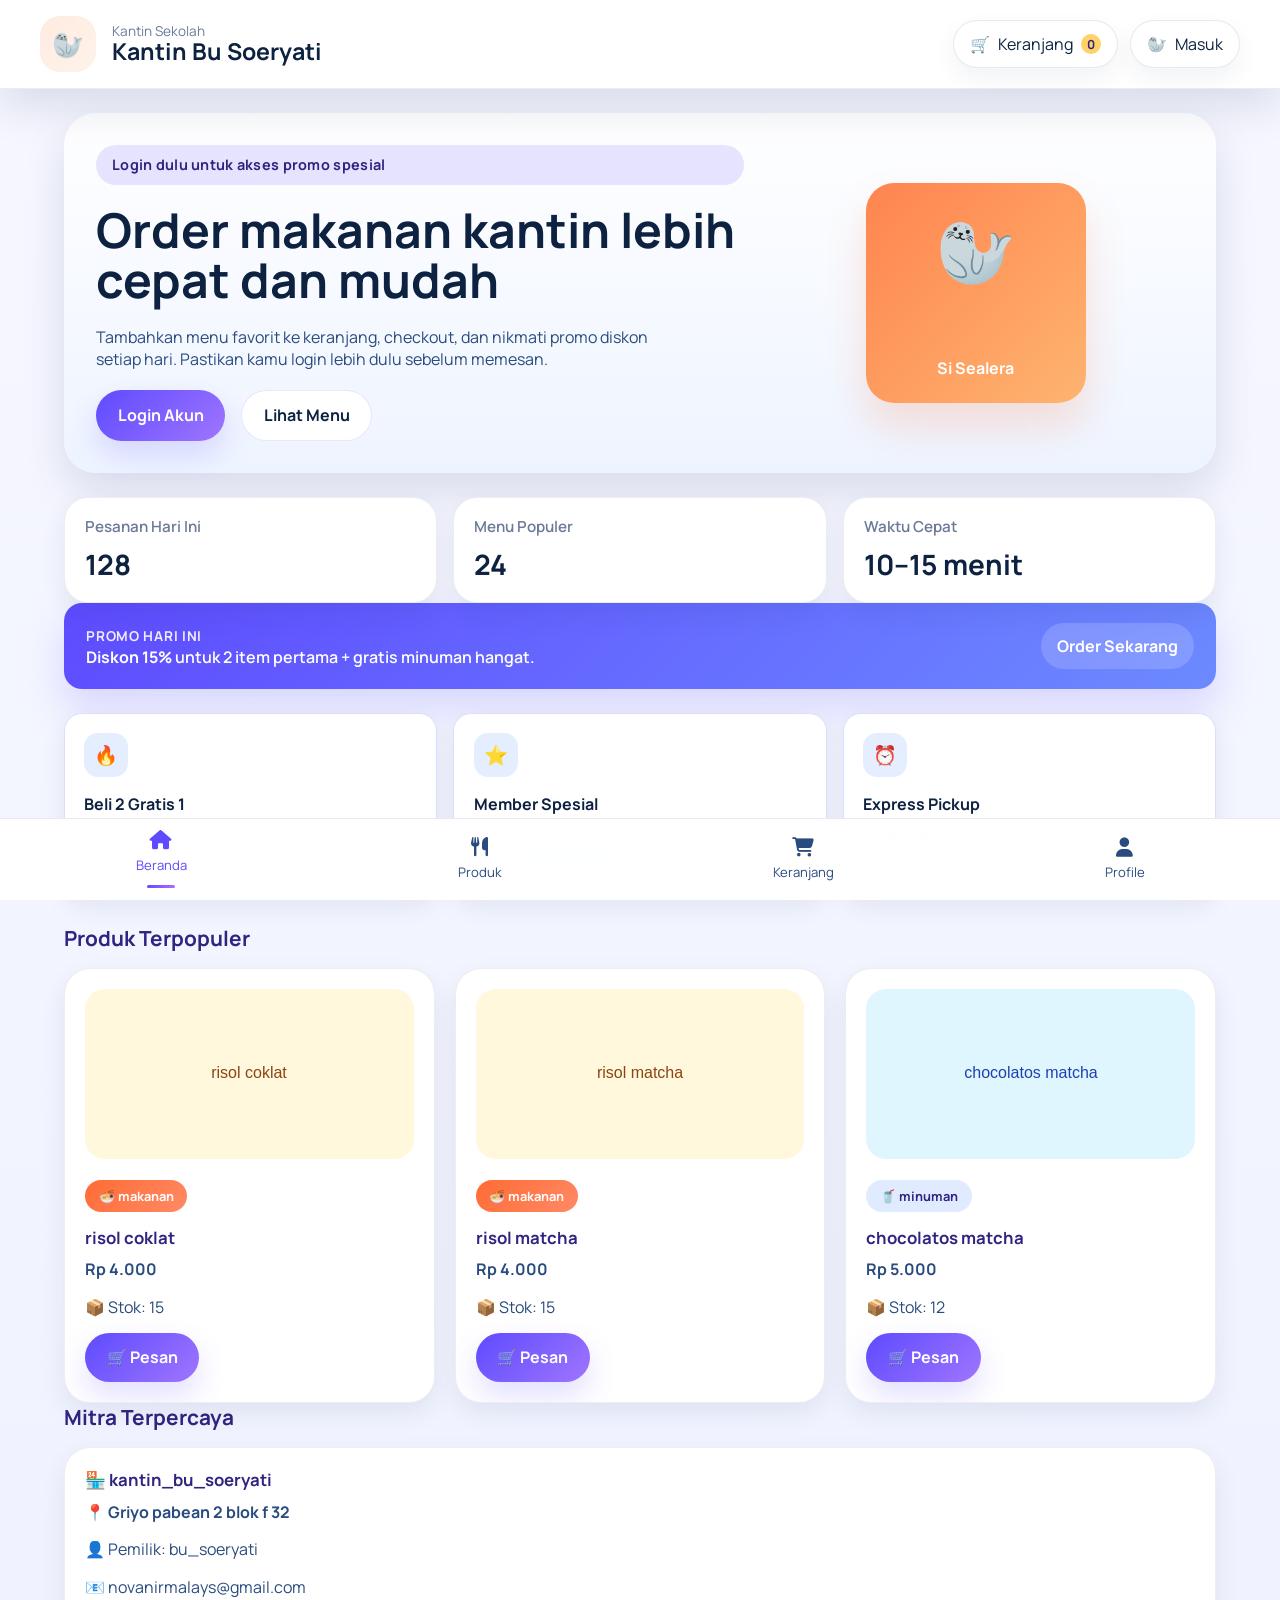
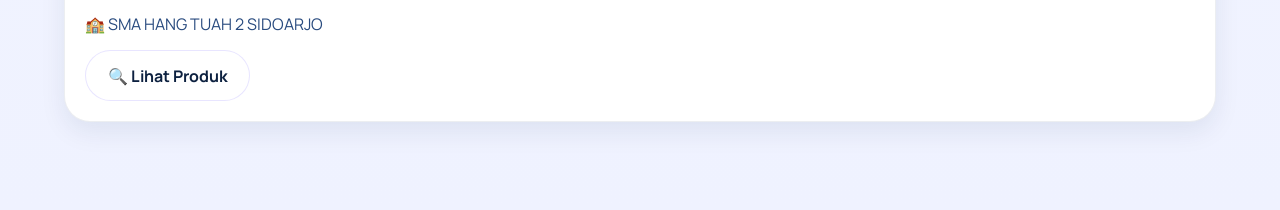
<file: index.html>
<!DOCTYPE html>
<html lang="id">
<head>
    <meta charset="UTF-8">
    <meta name="viewport" content="width=device-width, initial-scale=1.0">
    <title>Kantin Bu Soeryati - Menu Enak & Segar</title>
    <link rel="stylesheet" href="css/style.css">
    <link href="https://fonts.googleapis.com/css2?family=Manrope:wght@300;400;500;600;700;800&display=swap" rel="stylesheet">
    <link rel="stylesheet" href="https://cdnjs.cloudflare.com/ajax/libs/font-awesome/6.4.0/css/all.min.css">
</head>
<body>
    <header>
        <div class="header-content">
            <div class="logo">
                <span class="brand-icon">🦭</span>
                <div class="brand-copy">
                    <span class="brand-label">Kantin Sekolah</span>
                    <h1>Kantin Bu Soeryati</h1>
                </div>
            </div>
            <div class="header-actions">
                <button id="cart-button" class="icon-btn" onclick="openCartModal()">
                    <span class="icon">🛒</span>
                    <span class="icon-label">Keranjang</span>
                    <span id="cart-count" class="badge-count">0</span>
                </button>
                <button id="account-button" class="icon-btn" onclick="openLoginModal()">
                    <span class="icon">🦭</span>
                    <span id="account-label">Masuk</span>
                </button>
            </div>
        </div>
    </header>

    <main>
        <section id="home" class="section active">
            <div class="hero">
                <div class="hero-copy">
                    <span class="hero-tag">Login dulu untuk akses promo spesial</span>
                    <h2>Order makanan kantin lebih cepat dan mudah</h2>
                    <p>Tambahkan menu favorit ke keranjang, checkout, dan nikmati promo diskon setiap hari. Pastikan kamu login lebih dulu sebelum memesan.</p>
                    <div class="hero-buttons">
                        <button class="btn btn-primary" onclick="openLoginModal()">Login Akun</button>
                        <button class="btn btn-secondary" onclick="showSection('produk')">Lihat Menu</button>
                    </div>
                </div>
                <div class="hero-visual">
                    <div class="seal-card">
                        <div class="seal-face">🦭</div>
                        <p class="seal-text">Si Sealera</p>
                    </div>
                </div>
            </div>

            <div class="dashboard-cards">
                <div class="stat-card">
                    <h4>Pesanan Hari Ini</h4>
                    <strong>128</strong>
                </div>
                <div class="stat-card">
                    <h4>Menu Populer</h4>
                    <strong>24</strong>
                </div>
                <div class="stat-card">
                    <h4>Waktu Cepat</h4>
                    <strong>10–15 menit</strong>
                </div>
            </div>

            <div class="promo-banner">
                <div>
                    <span class="promo-tag">PROMO HARI INI</span>
                    <p><strong>Diskon 15%</strong> untuk 2 item pertama + gratis minuman hangat.</p>
                </div>
                <button class="btn btn-primary-sm" onclick="showSection('produk')">Order Sekarang</button>
            </div>

            <div class="promo-grid">
                <article class="promo-card">
                    <span class="promo-icon">🔥</span>
                    <h3>Beli 2 Gratis 1</h3>
                    <p>Pilih menu snack favorit dan dapatkan satu minuman gratis.</p>
                </article>
                <article class="promo-card">
                    <span class="promo-icon">⭐</span>
                    <h3>Member Spesial</h3>
                    <p>Login sekarang untuk akses promo eksklusif dan notifikasi pesanan.</p>
                </article>
                <article class="promo-card">
                    <span class="promo-icon">⏰</span>
                    <h3>Express Pickup</h3>
                    <p>Order sekarang, ambil makananmu di kantin dalam 15 menit.</p>
                </article>
            </div>

            <div class="highlights">
                <h3>Produk Terpopuler</h3>
                <div id="highlight-produk" class="grid"></div>
                <h3>Mitra Terpercaya</h3>
                <div id="highlight-mitra" class="grid"></div>
            </div>
        </section>

        <section id="produk" class="section">
            <h2>🍽️ Daftar Produk Kami</h2>
            <div class="search-filter">
                <input type="text" id="search-produk" placeholder="🔍 Cari produk...">
                <select id="filter-kategori">
                    <option value="">Semua Kategori</option>
                    <option value="makanan">🍖 Makanan</option>
                    <option value="minuman">🥤 Minuman</option>
                    <option value="snack">🍿 Snack</option>
                </select>
                <select id="sort-produk">
                    <option value="terlaris">Terlaris</option>
                    <option value="termurah">Termurah</option>
                    <option value="termahal">Termahal</option>
                </select>
            </div>
            <div id="produk-list" class="grid"></div>
        </section>

        <section id="mitra" class="section">
            <h2>🏪 Mitra Kami</h2>
            <div id="mitra-list" class="grid"></div>
        </section>

        <section id="cart" class="section">
            <h2>🛒 Keranjang</h2>
            <div id="cart-items" class="cart-items"></div>
            <div class="cart-summary">
                <div class="cart-total">
                    <span>Total</span>
                    <strong id="cart-total-amount">Rp 0</strong>
                </div>
                <textarea id="cart-notes" placeholder="Catatan pesanan (opsional)"></textarea>
                <button class="btn btn-primary" onclick="showSection('checkout')">Checkout</button>
            </div>
        </section>

        <section id="checkout" class="section">
            <h2>💳 Checkout</h2>
            <div class="checkout-summary">
                <h3>Ringkasan Pesanan</h3>
                <div id="checkout-items"></div>
                <div class="checkout-total">
                    <span>Total</span>
                    <strong id="checkout-total">Rp 0</strong>
                </div>
            </div>
            <div class="payment-method">
                <h3>Metode Pembayaran</h3>
                <label><input type="radio" name="payment" value="cash" checked> Cash</label>
                <label><input type="radio" name="payment" value="ewallet"> E-wallet</label>
            </div>
            <div class="estimated-time">
                <p>Estimasi waktu: 10–15 menit</p>
            </div>
            <button class="btn btn-primary" onclick="placeOrder()">Buat Pesanan</button>
        </section>

        <section id="order-status" class="section">
            <h2>📋 Status Pesanan</h2>
            <div class="order-progress">
                <div class="progress-step active" id="step-1">
                    <div class="step-icon">📝</div>
                    <span>Diproses</span>
                </div>
                <div class="progress-step" id="step-2">
                    <div class="step-icon">👨‍🍳</div>
                    <span>Sedang dibuat</span>
                </div>
                <div class="progress-step" id="step-3">
                    <div class="step-icon">✅</div>
                    <span>Siap diambil</span>
                </div>
            </div>
            <div class="order-details">
                <p>Nomor pesanan: #12345</p>
                <p>Estimasi selesai: 10 menit lagi</p>
            </div>
        </section>

        <section id="profile" class="section">
            <h2>👤 Profile</h2>
            <div class="profile-info">
                <div class="user-avatar">🦭</div>
                <h3 id="user-name">Nama User</h3>
            </div>
            <div class="profile-menu">
                <button class="profile-item" onclick="showSection('order-history')">Riwayat Pesanan</button>
                <button class="profile-item" onclick="showSection('wishlist')">Wishlist</button>
                <button class="profile-item" onclick="logout()">Logout</button>
            </div>
        </section>

        <section id="order-history" class="section">
            <h2>📜 Riwayat Pesanan</h2>
            <div id="history-list"></div>
        </section>

        <section id="wishlist" class="section">
            <h2>❤️ Wishlist</h2>
            <div id="wishlist-items" class="grid"></div>
        </section>
    </main>

    <nav class="bottom-nav">
        <a href="#home" class="nav-item active" onclick="showSection('home')"><i class="fas fa-home"></i><span>Beranda</span></a>
        <a href="#produk" class="nav-item" onclick="showSection('produk')"><i class="fas fa-utensils"></i><span>Produk</span></a>
        <a href="#cart" class="nav-item" onclick="showSection('cart')"><i class="fas fa-shopping-cart"></i><span>Keranjang</span></a>
        <a href="#profile" class="nav-item" onclick="showSection('profile')"><i class="fas fa-user"></i><span>Profile</span></a>
    </nav>

    <div id="login-modal" class="modal hidden">
        <div class="modal-content">
            <div class="modal-header">
                <h3>Login Akun</h3>
                <button class="close-btn" onclick="closeLoginModal()">×</button>
            </div>
            <div class="modal-body">
                <p>Masuk dulu untuk memesan dan menggunakan keranjang.</p>
                <form id="login-form">
                    <label for="login-name">Nama</label>
                    <input id="login-name" type="text" placeholder="Nama kamu" required>
                    <label for="login-email">Email</label>
                    <input id="login-email" type="email" placeholder="email@domain.com" required>
                    <div class="hero-buttons" style="margin-top:1rem;">
                        <button class="btn btn-primary" type="submit">Login</button>
                        <button class="btn btn-secondary" type="button" onclick="closeLoginModal()">Batal</button>
                    </div>
                </form>
            </div>
        </div>
    </div>

    <div id="cart-modal" class="modal hidden">
        <div class="modal-content">
            <div class="modal-header">
                <h3>Keranjang Pesanan</h3>
                <button class="close-btn" onclick="closeCartModal()">×</button>
            </div>
            <div class="modal-body">
                <div id="cart-list" class="cart-list"></div>
                <div class="cart-total">
                    <span>Total</span>
                    <strong id="cart-total">Rp 0</strong>
                </div>
                <div class="hero-buttons" style="margin-top:1rem;">
                    <button class="btn btn-primary" onclick="checkoutCart()">Checkout</button>
                    <button class="btn btn-secondary" onclick="closeCartModal()">Lanjutkan Belanja</button>
                </div>
            </div>
        </div>
    </div>

    <script src="js/app.js"></script>
</body>
</html>
</file>
<file: css/style.css>
/* 🎨 MODERN THEME - Kantin Bu Soeryati 🦭 */
:root {
  --bg-primary: #F7F8FF;
  --bg-surface: #FFFFFF;
  --bg-card: #F2F4FF;
  --bg-soft: #E7EBFF;
  --text-primary: #0D2140;
  --text-secondary: #294B7F;
  --text-muted: #6B7A99;
  --accent: #5E4BFF;
  --accent-2: #FF5979;
  --accent-dark: #2F2480;
  --border: #D9E0FF;
  --shadow-sm: 0 10px 26px rgba(13, 33, 74, 0.08);
  --shadow-md: 0 18px 44px rgba(13, 33, 74, 0.12);
  --radius: 18px;
  --transition: all 0.32s ease;
}

* {
  margin: 0;
  padding: 0;
  box-sizing: border-box;
}

body {
  font-family: 'Manrope', sans-serif;
  background: linear-gradient(180deg, #F6F7FF 0%, #EFF2FF 100%);
  min-height: 100vh;
  color: var(--text-primary);
}

a {
  color: inherit;
}

button {
  font: inherit;
}

header {
  background: rgba(255, 255, 255, 0.98);
  padding: 1rem 1.25rem;
  box-shadow: var(--shadow-md);
  position: sticky;
  top: 0;
  z-index: 100;
  border-bottom: 1px solid rgba(94, 75, 255, 0.12);
}

.header-content {
  max-width: 1200px;
  margin: 0 auto;
  display: flex;
  justify-content: space-between;
  align-items: center;
  gap: 1rem;
}

.logo {
  display: flex;
  align-items: center;
  gap: 1rem;
}

.logo .brand-icon {
  width: 56px;
  height: 56px;
  border-radius: 20px;
  display: inline-flex;
  align-items: center;
  justify-content: center;
  background: linear-gradient(135deg, rgba(255, 122, 64, 0.15), rgba(255, 177, 106, 0.15));
  font-size: 1.6rem;
}

.brand-copy {
  line-height: 1.1;
}

.brand-label {
  display: block;
  color: var(--text-muted);
  font-size: 0.85rem;
}

.logo h1 {
  font-size: 1.45rem;
  color: var(--text-primary);
}

.header-actions {
  display: flex;
  align-items: center;
  gap: 0.75rem;
}

.icon-btn {
  border: 1px solid rgba(16, 43, 78, 0.1);
  background: white;
  color: var(--text-primary);
  padding: 0.75rem 1rem;
  border-radius: 999px;
  cursor: pointer;
  display: inline-flex;
  align-items: center;
  gap: 0.5rem;
  box-shadow: 0 10px 24px rgba(16, 43, 78, 0.06);
  transition: var(--transition);
}

.icon-btn:hover {
  transform: translateY(-2px);
  background: rgba(255, 255, 255, 0.28);
}

.badge-count {
  min-width: 20px;
  height: 20px;
  border-radius: 999px;
  display: inline-flex;
  align-items: center;
  justify-content: center;
  background: #FFD166;
  color: var(--accent-dark);
  font-size: 0.78rem;
  font-weight: 700;
}

main {
  max-width: 1200px;
  margin: 0 auto;
  padding: 1.5rem;
  padding-bottom: 5.5rem;
}

.hero {
  display: grid;
  gap: 1.5rem;
  grid-template-columns: 1.4fr 0.9fr;
  background: linear-gradient(180deg, rgba(255, 255, 255, 0.95), #EEF4FF 100%);
  border-radius: 32px;
  padding: 2rem;
  box-shadow: var(--shadow-md);
  margin-bottom: 1.5rem;
}

.hero-copy {
  display: grid;
  gap: 1.25rem;
}

.hero-tag {
  display: inline-flex;
  padding: 0.65rem 1rem;
  border-radius: 999px;
  background: rgba(94, 75, 255, 0.14);
  color: var(--accent-dark);
  font-weight: 700;
  font-size: 0.9rem;
  letter-spacing: 0.02em;
}

.hero-copy h2 {
  font-size: clamp(2rem, 4vw, 3rem);
  line-height: 1.05;
  color: var(--text-primary);
}

.hero-copy p {
  color: var(--text-secondary);
  font-size: 1rem;
  max-width: 560px;
}

.hero-buttons {
  display: flex;
  flex-wrap: wrap;
  gap: 1rem;
}

.hero-visual {
  display: flex;
  align-items: center;
  justify-content: center;
}

.seal-card {
  width: 220px;
  height: 220px;
  border-radius: 28px;
  background: linear-gradient(135deg, rgba(255, 122, 64, 0.92), rgba(255, 177, 106, 0.96));
  display: grid;
  place-items: center;
  box-shadow: 0 24px 40px rgba(255, 122, 64, 0.2);
  position: relative;
}

.seal-face {
  font-size: 4rem;
}

.dashboard-cards {
  display: grid;
  grid-template-columns: repeat(3, minmax(180px, 1fr));
  gap: 1rem;
  margin-top: 1.5rem;
}

.stat-card {
  background: #FFFFFF;
  border-radius: 24px;
  padding: 1.15rem 1.25rem;
  box-shadow: var(--shadow-sm);
  border: 1px solid rgba(16, 43, 78, 0.08);
}

.stat-card h4 {
  margin-bottom: 0.5rem;
  color: var(--text-muted);
  font-size: 0.95rem;
  font-weight: 600;
}

.stat-card strong {
  display: block;
  margin-top: 0.4rem;
  font-size: 1.75rem;
  color: var(--text-primary);
}

.seal-text {
  color: white;
  margin-top: 1rem;
  font-weight: 700;
}

.promo-banner {
  background: linear-gradient(135deg, #5E4BFF, #6C8AFF);
  color: white;
  border-radius: var(--radius);
  padding: 1.25rem 1.4rem;
  display: flex;
  align-items: center;
  justify-content: space-between;
  gap: 1rem;
  margin-bottom: 1.5rem;
  box-shadow: 0 20px 38px rgba(94, 75, 255, 0.18);
}

.promo-tag {
  display: inline-flex;
  font-size: 0.85rem;
  font-weight: 700;
  letter-spacing: 0.05em;
  text-transform: uppercase;
  opacity: 0.9;
}

.promo-banner p {
  font-weight: 600;
}

.promo-grid {
  display: grid;
  grid-template-columns: repeat(auto-fit, minmax(220px, 1fr));
  gap: 1rem;
  margin-bottom: 1.75rem;
}

.promo-card {
  background: var(--bg-surface);
  border-radius: var(--radius);
  padding: 1.2rem;
  border: 1px solid var(--border);
  box-shadow: var(--shadow-sm);
}

.promo-icon {
  display: inline-flex;
  width: 44px;
  height: 44px;
  align-items: center;
  justify-content: center;
  border-radius: 14px;
  background: rgba(46, 116, 255, 0.12);
  margin-bottom: 1rem;
  font-size: 1.2rem;
}

.promo-card h3 {
  font-size: 1rem;
  margin-bottom: 0.6rem;
}

.promo-card p {
  color: var(--text-secondary);
  line-height: 1.6;
}

.highlights h3 {
  font-size: 1.3rem;
  font-weight: 700;
  margin-bottom: 1rem;
  color: var(--accent-dark);
}

.grid {
  display: grid;
  grid-template-columns: repeat(auto-fit, minmax(240px, 1fr));
  gap: 1.25rem;
}

.card {
  background: var(--bg-surface);
  border-radius: 26px;
  padding: 1.25rem;
  border: 1px solid rgba(16, 43, 78, 0.08);
  box-shadow: var(--shadow-sm);
  position: relative;
  overflow: hidden;
  transition: var(--transition);
}

.card:hover {
  transform: translateY(-4px);
  box-shadow: var(--shadow-md);
}

.card img {
  width: 100%;
  height: 170px;
  object-fit: cover;
  border-radius: 20px;
  margin-bottom: 1rem;
}

.category-badge {
  display: inline-flex;
  padding: 0.45rem 0.85rem;
  border-radius: 999px;
  font-size: 0.8rem;
  font-weight: 700;
  margin-bottom: 0.85rem;
}

.category-badge.makanan {
  color: white;
  background: linear-gradient(135deg, #FF6B35, #FF8A65);
}

.category-badge.minuman {
  color: var(--accent-dark);
  background: rgba(46, 116, 255, 0.14);
}

.card h3 {
  font-size: 1.05rem;
  margin-bottom: 0.55rem;
}

.card p {
  color: var(--text-secondary);
  margin-bottom: 0.85rem;
  line-height: 1.5;
}

.btn {
  border: none;
  border-radius: 999px;
  cursor: pointer;
  padding: 0.85rem 1.35rem;
  font-weight: 700;
  transition: var(--transition);
}

.btn-primary {
  background: linear-gradient(135deg, #5E4BFF, #9F75FF);
  color: white;
  box-shadow: 0 14px 30px rgba(94, 75, 255, 0.18);
}

.btn-secondary {
  background: #FFFFFF;
  color: var(--text-primary);
  border: 1px solid rgba(94, 75, 255, 0.14);
}

.btn:hover {
  transform: translateY(-2px);
}

.btn-primary-sm {
  background: rgba(255, 255, 255, 0.16);
  color: white;
  padding: 0.75rem 1rem;
  border-radius: 999px;
}

.search-filter {
  display: grid;
  grid-template-columns: 2fr 1fr;
  gap: 1rem;
  margin-bottom: 1.5rem;
}

#search-produk,
#filter-kategori,
#login-name,
#login-email {
  width: 100%;
  border-radius: 18px;
  border: 1px solid rgba(46, 116, 255, 0.18);
  padding: 1rem 1.2rem;
  font-size: 1rem;
  color: var(--text-primary);
  background: white;
}

#search-produk::placeholder {
  color: rgba(74, 106, 138, 0.7);
}

#search-produk:focus,
#filter-kategori:focus,
#login-name:focus,
#login-email:focus {
  outline: none;
  box-shadow: 0 0 0 4px rgba(78, 168, 255, 0.18);
}

.section {
  display: none;
}

.section.active {
  display: block;
}

.bottom-nav {
  position: fixed;
  inset: auto 0 0 0;
  z-index: 90;
  background: rgba(255, 255, 255, 0.96);
  border-top: 1px solid rgba(16, 43, 78, 0.1);
  display: flex;
  justify-content: space-around;
  align-items: center;
  padding: 0.75rem 0;
  backdrop-filter: blur(18px);
}

.nav-item {
  display: inline-flex;
  flex-direction: column;
  align-items: center;
  gap: 0.35rem;
  text-decoration: none;
  color: var(--text-secondary);
  font-size: 0.82rem;
  transition: var(--transition);
}

.nav-item i {
  font-size: 1.2rem;
}

.nav-item.active {
  color: var(--accent);
}

.nav-item.active::after {
  content: '';
  display: block;
  width: 28px;
  height: 3px;
  border-radius: 999px;
  margin-top: 0.35rem;
  background: linear-gradient(135deg, #5E4BFF, #B26CFF);
}

.modal {
  position: fixed;
  inset: 0;
  background: rgba(8, 24, 59, 0.45);
  display: grid;
  place-items: center;
  padding: 1rem;
  z-index: 500;
}

.modal.hidden {
  display: none;
}

.modal-content {
  width: min(520px, 100%);
  background: white;
  border-radius: 28px;
  overflow: hidden;
  box-shadow: var(--shadow-md);
}

.modal-header,
.modal-footer {
  padding: 1.25rem 1.5rem;
  display: flex;
  align-items: center;
  justify-content: space-between;
}

.modal-header {
  border-bottom: 1px solid rgba(46, 116, 255, 0.12);
}

.modal-body {
  padding: 1.5rem;
}

.modal-header h3 {
  margin: 0;
  font-size: 1.2rem;
}

.close-btn {
  width: 40px;
  height: 40px;
  border-radius: 999px;
  border: none;
  background: rgba(46, 116, 255, 0.08);
  color: var(--accent-dark);
  cursor: pointer;
  font-size: 1.2rem;
}

.cart-list {
  display: grid;
  gap: 1rem;
}

.cart-item {
  display: grid;
  grid-template-columns: 1fr auto;
  gap: 1rem;
  align-items: center;
}

.cart-item-info {
  display: grid;
  gap: 0.4rem;
}

.cart-item-title {
  font-weight: 700;
}

.cart-item-actions {
  display: flex;
  flex-direction: column;
  align-items: flex-end;
  gap: 0.35rem;
}

.cart-item button {
  border: none;
  background: transparent;
  color: var(--accent);
  cursor: pointer;
  font-weight: 700;
}

.cart-total {
  display: flex;
  justify-content: space-between;
  align-items: center;
  margin-top: 1rem;
  font-weight: 700;
}

/* Produk Card Enhancements */
.product-rating {
  display: flex;
  align-items: center;
  gap: 0.5rem;
  margin-bottom: 0.5rem;
}

.stars {
  color: #FFD700;
}

.rating-text {
  color: var(--text-muted);
  font-size: 0.9rem;
}

.wishlist-btn {
  position: absolute;
  top: 10px;
  right: 10px;
  background: rgba(255, 255, 255, 0.9);
  border: none;
  border-radius: 50%;
  width: 40px;
  height: 40px;
  display: flex;
  align-items: center;
  justify-content: center;
  cursor: pointer;
  transition: var(--transition);
  box-shadow: var(--shadow-sm);
}

.wishlist-btn:hover {
  background: white;
  transform: scale(1.1);
}

.wishlist-btn.active {
  color: #FF6B35;
}

.add-to-cart-btn {
  width: 100%;
  background: var(--accent);
  color: white;
  border: none;
  border-radius: var(--radius);
  padding: 0.75rem;
  font-weight: 600;
  cursor: pointer;
  transition: var(--transition);
}

.add-to-cart-btn:hover {
  background: var(--accent-dark);
  transform: translateY(-2px);
}

/* Cart Styles */
.cart-items {
  display: grid;
  gap: 1rem;
  margin-bottom: 2rem;
}

.cart-item {
  display: flex;
  align-items: center;
  gap: 1rem;
  background: var(--bg-surface);
  border-radius: var(--radius);
  padding: 1rem;
  box-shadow: var(--shadow-sm);
}

.cart-item img {
  width: 60px;
  height: 60px;
  border-radius: var(--radius);
  object-fit: cover;
}

.cart-item-details {
  flex: 1;
}

.cart-item-title {
  font-weight: 600;
  margin-bottom: 0.5rem;
}

.cart-item-price {
  color: var(--text-muted);
  font-size: 0.9rem;
}

.quantity-control {
  display: flex;
  align-items: center;
  gap: 0.5rem;
}

.quantity-btn {
  background: var(--bg-soft);
  border: none;
  border-radius: 50%;
  width: 30px;
  height: 30px;
  display: flex;
  align-items: center;
  justify-content: center;
  cursor: pointer;
  transition: var(--transition);
}

.quantity-btn:hover {
  background: var(--accent);
  color: white;
}

.cart-summary {
  background: var(--bg-surface);
  border-radius: var(--radius);
  padding: 1.5rem;
  box-shadow: var(--shadow-sm);
}

.cart-notes textarea {
  width: 100%;
  border: 1px solid var(--border);
  border-radius: var(--radius);
  padding: 0.75rem;
  margin-bottom: 1rem;
  resize: vertical;
}

/* Checkout Styles */
.checkout-summary {
  background: var(--bg-surface);
  border-radius: var(--radius);
  padding: 1.5rem;
  margin-bottom: 2rem;
  box-shadow: var(--shadow-sm);
}

.checkout-items {
  margin-bottom: 1rem;
}

.checkout-item {
  display: flex;
  justify-content: space-between;
  margin-bottom: 0.5rem;
}

.checkout-total {
  border-top: 1px solid var(--border);
  padding-top: 1rem;
  display: flex;
  justify-content: space-between;
  font-weight: 700;
  font-size: 1.1rem;
}

.payment-method {
  background: var(--bg-surface);
  border-radius: var(--radius);
  padding: 1.5rem;
  margin-bottom: 2rem;
  box-shadow: var(--shadow-sm);
}

.payment-method h3 {
  margin-bottom: 1rem;
}

.payment-method label {
  display: block;
  margin-bottom: 0.5rem;
  cursor: pointer;
}

.estimated-time {
  text-align: center;
  margin-bottom: 2rem;
  color: var(--text-muted);
}

/* Order Status Styles */
.order-progress {
  display: flex;
  justify-content: space-between;
  align-items: center;
  margin-bottom: 2rem;
  position: relative;
}

.order-progress::before {
  content: '';
  position: absolute;
  top: 50%;
  left: 0;
  right: 0;
  height: 2px;
  background: var(--border);
  z-index: 1;
}

.progress-step {
  background: var(--bg-surface);
  border-radius: 50%;
  width: 60px;
  height: 60px;
  display: flex;
  flex-direction: column;
  align-items: center;
  justify-content: center;
  position: relative;
  z-index: 2;
  box-shadow: var(--shadow-sm);
  transition: var(--transition);
}

.progress-step.active {
  background: var(--accent);
  color: white;
}

.progress-step.active::before {
  content: '';
  position: absolute;
  top: 50%;
  left: -50%;
  right: 50%;
  height: 2px;
  background: var(--accent);
  z-index: -1;
}

.step-icon {
  font-size: 1.5rem;
  margin-bottom: 0.25rem;
}

.progress-step span {
  font-size: 0.8rem;
  text-align: center;
}

/* Profile Styles */
.profile-info {
  text-align: center;
  margin-bottom: 2rem;
}

.user-avatar {
  font-size: 4rem;
  margin-bottom: 1rem;
}

.profile-menu {
  display: grid;
  gap: 1rem;
}

.profile-item {
  background: var(--bg-surface);
  border: none;
  border-radius: var(--radius);
  padding: 1rem;
  text-align: left;
  cursor: pointer;
  transition: var(--transition);
  box-shadow: var(--shadow-sm);
}

.profile-item:hover {
  background: var(--bg-soft);
  transform: translateY(-2px);
}

/* Animations */
@keyframes fadeIn {
  from { opacity: 0; transform: translateY(20px); }
  to { opacity: 1; transform: translateY(0); }
}

.section {
  animation: fadeIn 0.5s ease;
}

.btn:active {
  transform: translateY(0);
  transition: transform 0.1s;
}

.add-to-cart-btn:active {
  transform: scale(0.95);
}

/* Search Filter Update */
.search-filter {
  display: grid;
  grid-template-columns: 2fr 1fr 1fr;
  gap: 1rem;
  margin-bottom: 1.5rem;
}

@media (max-width: 900px) {
  .hero {
    grid-template-columns: 1fr;
  }

  .search-filter {
    grid-template-columns: 1fr;
  }

  .grid {
    grid-template-columns: repeat(auto-fit, minmax(280px, 1fr));
  }
}

@media (max-width: 640px) {
  body {
    font-size: 14px;
  }

  header {
    padding: 0.75rem 1rem;
  }

  .header-content {
    flex-direction: column;
    align-items: stretch;
    gap: 0.75rem;
  }

  .header-actions {
    justify-content: space-between;
  }

  .brand-copy h1 {
    font-size: 1.25rem;
  }

  .brand-label {
    font-size: 0.75rem;
  }

  main {
    padding: 1rem 0.75rem;
    padding-bottom: 6rem;
  }

  .hero {
    padding: 1rem;
    text-align: center;
  }

  .hero h2 {
    font-size: 1.5rem;
  }

  .hero-buttons {
    flex-direction: column;
    gap: 0.75rem;
  }

  .promo-grid {
    grid-template-columns: 1fr;
  }

  .highlights {
    text-align: center;
  }

  .grid {
    grid-template-columns: 1fr;
    gap: 1rem;
  }

  .card {
    padding: 1rem;
  }

  .card img {
    height: 140px;
  }

  .search-filter {
    flex-direction: column;
    gap: 0.75rem;
  }

  .search-filter input,
  .search-filter select {
    width: 100%;
  }

  .bottom-nav {
    padding: 0.5rem 0;
  }

  .nav-item {
    font-size: 0.75rem;
  }

  .nav-item i {
    font-size: 1rem;
  }

  .modal-content {
    margin: 1rem;
    width: calc(100vw - 2rem);
  }
}
</file>
